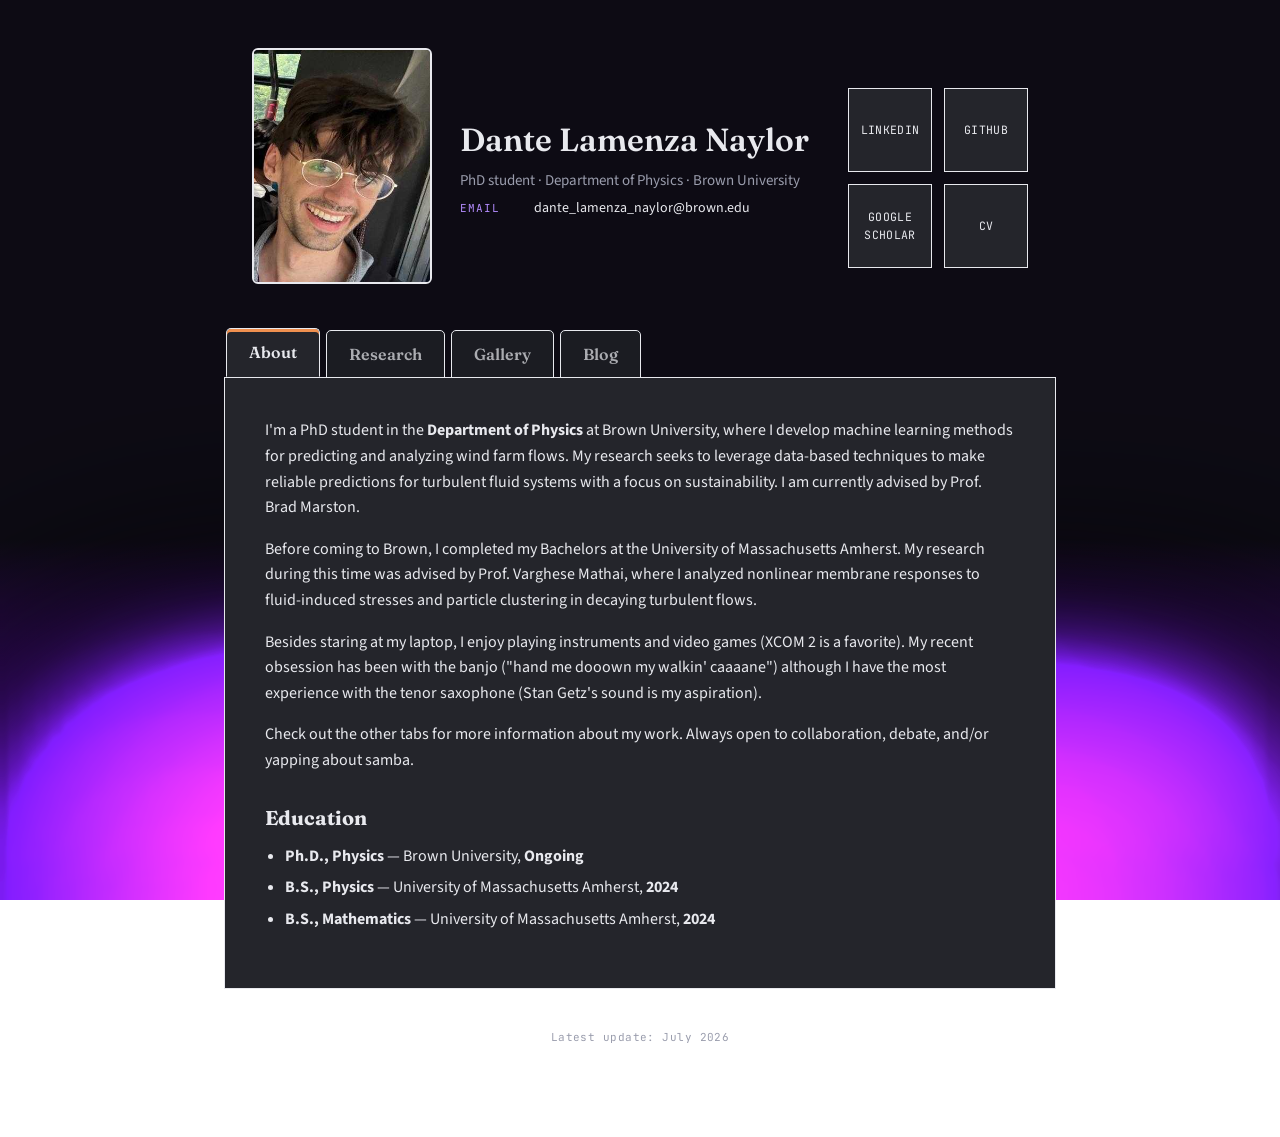
<file: index.html>
<!DOCTYPE html>
<html lang="en">
<head>
<meta charset="UTF-8">
<meta name="viewport" content="width=device-width, initial-scale=1.0">
<title>Dante Lamenza Naylor — Research &amp; Notes</title>
<meta name="description" content="Personal academic site: about, research, gallery, and blog.">

<link rel="icon" type="image/svg+xml" href="images/TabPic.svg">

<link rel="preconnect" href="https://fonts.googleapis.com">
<link rel="preconnect" href="https://fonts.gstatic.com" crossorigin>
<link href="https://fonts.googleapis.com/css2?family=Fraunces:opsz,wght@9..144,400;9..144,500;9..144,600;9..144,700&family=Source+Sans+3:wght@400;500;600;700&family=JetBrains+Mono:wght@400;500;600&display=swap" rel="stylesheet">

<link rel="stylesheet" href="styles.css">
</head>
<body>

<canvas id="fluid-canvas" aria-hidden="true"></canvas>

<noscript>This site uses JavaScript to power its tabs, project details, gallery, and blog. Please enable JavaScript to see the full content.</noscript>

<div class="page">

  <div id="header-mount"></div>

  <nav class="tabs" role="tablist" aria-label="Site sections">
    <button class="tab-btn" role="tab" id="tab-about" aria-controls="panel-about" aria-selected="true" data-tab="about">About</button>
    <button class="tab-btn" role="tab" id="tab-research" aria-controls="panel-research" aria-selected="false" tabindex="-1" data-tab="research">Research</button>
    <button class="tab-btn" role="tab" id="tab-gallery" aria-controls="panel-gallery" aria-selected="false" tabindex="-1" data-tab="gallery">Gallery</button>
    <button class="tab-btn" role="tab" id="tab-blog" aria-controls="panel-blog" aria-selected="false" tabindex="-1" data-tab="blog">Blog</button>
  </nav>

  <main class="panel-wrap">
    <section class="panel" id="panel-about" role="tabpanel" aria-labelledby="tab-about"></section>
    <section class="panel" id="panel-research" role="tabpanel" aria-labelledby="tab-research" hidden></section>
    <section class="panel" id="panel-gallery" role="tabpanel" aria-labelledby="tab-gallery" hidden></section>
    <section class="panel" id="panel-blog" role="tabpanel" aria-labelledby="tab-blog" hidden></section>
  </main>

  <footer class="site-footer">Latest update: July 2026</footer>
</div>

<div class="lightbox" id="lightbox" hidden>
  <div class="lightbox-content" role="dialog" aria-modal="true" aria-label="Media preview">
    <button class="lightbox-close" id="lightbox-close" aria-label="Close">&times;</button>
    <div id="lightbox-media"></div>
    <p class="lightbox-caption" id="lightbox-caption"></p>
  </div>
</div>

<script src="js/fluid-sim.js"></script>
<script src="js/main.js"></script>
</body>
</html>
</file>
<file: styles.css>
/* ---------- Tokens ---------- */
:root{
  --ink:#e8e9ee;
  --ink-70:rgba(232,233,238,.7);
  --paper:#1b1c22;
  --panel:#24252b;
  --line:rgba(232,233,238,.12);
  --line-strong:rgba(232,233,238,.28);
  --teal:#7806ea;
  --teal-deep:#b48cff;
  --clay:#f0904f;
  --muted:#9a9dad;
  --shadow:0 10px 28px rgba(0,0,0,.45);
  --font-display:'Fraunces', serif;
  --font-body:'Source Sans 3', system-ui, -apple-system, sans-serif;
  --font-mono:'JetBrains Mono', ui-monospace, monospace;
}

/* ---------- Reset ---------- */
*{ box-sizing:border-box; }
html{ scroll-behavior:smooth; }
body{
  margin:0;
  background:linear-gradient(180deg, #0d0b14 0%, #0d0b14 60%, #7806ea 100%) fixed;
  color:var(--ink);
  font-family:var(--font-body);
  line-height:1.6;
  -webkit-font-smoothing:antialiased;
}
button{ font:inherit; }
a{ color:inherit; }
img{ max-width:100%; }
:focus-visible{ outline:2px solid var(--clay); outline-offset:2px; }

.page{ max-width:880px; margin:0 auto; padding:48px 24px 90px; position:relative; z-index:1; }

/* ---------- Fluid smoke background ---------- */
#fluid-canvas{ position:fixed; inset:0; width:100%; height:100%; z-index:0; pointer-events:none; display:block; }

/* ---------- Entrance animation ---------- */
@keyframes fadeInUp{
  from{ opacity:0; transform:translateY(14px); }
  to{ opacity:1; transform:translateY(0); }
}
.profile-header{ animation:fadeInUp 0.4s ease-out both; }
.tabs, .panel-wrap{ animation:fadeInUp 0.4s ease-out 0.2s both; }

/* ---------- Header ---------- */
.profile-header{
  display:flex;
  gap:28px;
  align-items:center;
  padding:0px 28px 36px 28px;
  margin-bottom:8px;
  /* background-image:
    linear-gradient(var(--line) 1px, transparent 1px),
    linear-gradient(90deg, var(--line) 1px, transparent 1px); */
  background-size:26px 26px;
  background-position:center top;
}
.avatar{
  width:180px; align-self:stretch; flex-shrink:0;
  border-radius:6px;
  border:2px solid var(--ink);
  background:linear-gradient(135deg, var(--teal), var(--teal-deep));
  color:#fff;
  display:flex; align-items:center; justify-content:center;
  font-family:var(--font-display);
  font-size:40px; font-weight:600;
  overflow:hidden;
}
.avatar img{ width:100%; height:100%; object-fit:cover; }
.identity{ flex:1; min-width:300px; }
.name{ font-family:var(--font-display); font-size:32px; font-weight:600; margin:2px 0 4px; }
.role{ color:var(--muted); font-size:15px; margin:0 0 20px; }
.contact-list{ display:flex; flex-direction:column; gap:7px; margin-top:-16px; }
.contact-row{ display:flex; gap:12px; align-items:baseline; font-size:14px; }
.contact-label{
  font-family:var(--font-mono); font-size:11px; letter-spacing:.08em;
  text-transform:uppercase; color:var(--teal-deep); width:62px; flex-shrink:0;
}
.contact-value a{ text-decoration:none; border-bottom:1px solid transparent; }
.contact-value a:hover{ border-bottom-color:var(--teal-deep); color:var(--teal-deep); }

.link-tiles{ display:grid; grid-template-columns:repeat(2, 84px); gap:12px; flex-shrink:0; margin-top:24px; }
.link-tile{
  width:84px; height:84px;
  border:1.5px solid var(--ink);
  background:var(--panel);
  display:flex; align-items:center; justify-content:center;
  text-align:center; padding:6px;
  font-family:var(--font-mono); font-size:11.5px; letter-spacing:.03em;
  text-transform:uppercase; text-decoration:none; color:var(--ink);
  transition:transform .15s ease, background-color .15s ease, color .15s ease, box-shadow .15s ease;
}
.link-tile:hover{ background:var(--teal); border-color:var(--teal); color:#fff; transform:translateY(-2px); box-shadow:var(--shadow); }

@media (max-width:792px){
  .profile-header{ flex-direction:column; align-items:center; text-align:center; }
  .avatar{ align-self:center; width:128px; height:128px; }
  .identity{ display:flex; flex-direction:column; align-items:center; }
  .contact-row{ justify-content:center; }
  .link-tiles{ align-self:center; }
}

/* ---------- Tabs ---------- */
.tabs{ display:flex; gap:6px; margin:0; padding:0 0 0 2px; list-style:none; overflow-x:auto; overflow-y:hidden; }
.tab-btn{
  font-family:var(--font-display); font-size:16px; font-weight:600;
  padding:11px 22px; border:1.0px solid var(--ink); border-radius:5px 5px 0 0;
  background:var(--paper); color:var(--ink-70); cursor:pointer; white-space:nowrap;
  position:relative; transform:translateY(2px);
  transition:transform .15s ease, background-color .15s ease, color .15s ease, border-color .15s ease;
}
.tab-btn:hover{ color:var(--ink); background:#2e2f37; }
.tab-btn[aria-selected="true"]{
  background:var(--panel); color:var(--ink); border-bottom-color:var(--panel);
  transform:translateY(0); z-index:3; box-shadow:inset 0 3px 0 var(--clay);
}

/* ---------- Panel ---------- */
.panel-wrap{ border:1.5px solid var(--ink); background:var(--panel); padding:40px; position:relative; z-index:1; }
.panel[hidden]{ display:none; }
.panel h2{ font-family:var(--font-display); font-size:26px; margin:0 0 16px; }
.panel h3{ font-family:var(--font-display); font-size:20px; margin:28px 0 10px; }
.panel h4{ font-family:var(--font-display); font-size:17px; margin:20px 0 8px; }
.panel p{ margin:0 0 16px; }
.panel ul{ margin:0 0 16px 20px; padding:0; }
.panel li{ margin-bottom:6px; }
.panel img{ border:1.5px solid var(--ink); margin:10px 0 18px; display:block; }
.panel a{ color:var(--teal-deep); text-decoration-color:rgba(91,63,160,.4); }
.panel a:hover{ text-decoration-color:var(--teal-deep); }
.panel code{ font-family:var(--font-mono); background:rgba(232,233,238,.10); padding:2px 5px; border-radius:3px; font-size:.9em; }
.panel-intro{ color:var(--muted); font-size:15px; margin-bottom:26px; padding-bottom:20px; border-bottom:1px dashed var(--line-strong); }

/* ---------- Research accordion ---------- */
.project{ border:1.5px solid var(--ink); margin-bottom:14px; background:#2a2b32; }
.project-toggle{
  width:100%; display:flex; justify-content:space-between; align-items:flex-start; gap:16px;
  padding:16px 20px; background:none; border:none; cursor:pointer; text-align:left; color:var(--ink);
}
.project-title{ font-family:var(--font-display); color:var(--ink); font-size:17px; font-weight:600; }
.project-meta{ display:block; margin-top:5px; font-family:var(--font-mono); font-size:11px; letter-spacing:.05em; text-transform:uppercase; color:var(--teal-deep); font-weight:500; }
.project-indicator{ font-family:var(--font-mono); font-size:22px; line-height:1; color:var(--clay); flex-shrink:0; width:18px; text-align:center; }
.project-body{ padding:2px 20px 20px; border-top:1px dashed var(--line-strong); }
.project-body[hidden]{ display:none; }

/* ---------- Gallery ---------- */
.gallery-grid{ display:grid; grid-template-columns:repeat(auto-fill, minmax(150px,1fr)); gap:14px; }
.gallery-item{
  border:1.5px solid var(--ink); cursor:pointer; padding:0; background:none;
  aspect-ratio:1/1; overflow:hidden; position:relative; display:block; width:100%;
}
.gallery-item img{ width:100%; height:100%; object-fit:cover; display:block; transition:transform .2s ease; }
.gallery-item:hover img{ transform:scale(1.05); }
.gallery-caption{
  position:absolute; left:0; right:0; bottom:0; padding:9px 10px;
  background:linear-gradient(to top, rgba(36,37,44,.88), transparent);
  color:#fff; font-family:var(--font-mono); font-size:11px; text-align:left;
}
.gallery-badge{
  position:absolute; top:8px; right:8px; background:var(--clay); color:#fff;
  font-family:var(--font-mono); font-size:9.5px; padding:2px 6px;
  text-transform:uppercase; letter-spacing:.05em;
}

/* ---------- Lightbox ---------- */
.lightbox{ position:fixed; inset:0; background:rgba(36,37,44,.92); display:flex; align-items:center; justify-content:center; padding:32px; z-index:50; }
.lightbox[hidden]{ display:none; }
.lightbox-content{ max-width:820px; width:100%; max-height:86vh; background:var(--panel); border:1.5px solid var(--ink); padding:22px; position:relative; overflow-y:auto; }
.lightbox-content img, .lightbox-content video{ width:100%; max-height:62vh; object-fit:contain; display:block; border:1px solid var(--line-strong); background:#000; }
.lightbox-caption{ margin-top:14px; font-family:var(--font-mono); font-size:13px; color:var(--muted); }
.lightbox-note{ margin-top:8px; font-size:12.5px; color:var(--muted); font-style:italic; }
.lightbox-close{
  position:absolute; top:-16px; right:-16px; width:36px; height:36px; border-radius:50%;
  background:var(--panel); color:var(--ink); border:1.5px solid var(--ink); font-size:18px; cursor:pointer;
  display:flex; align-items:center; justify-content:center;
}
.lightbox-close:hover{ background:var(--clay); color:#1b1c22; border-color:var(--clay); }

/* ---------- Blog ---------- */
.post-list{ display:flex; flex-direction:column; gap:22px; }
.post-summary{ border-bottom:1px dashed var(--line-strong); padding-bottom:20px; }
.post-date{ font-family:var(--font-mono); font-size:11px; letter-spacing:.06em; text-transform:uppercase; color:var(--teal-deep); }
.post-title-btn{
  display:block; background:none; border:none; padding:6px 0 8px; text-align:left; cursor:pointer;
  font-family:var(--font-display); font-size:21px; font-weight:600; color:var(--ink);
}
.post-title-btn:hover{ color:var(--teal-deep); text-decoration:underline; }
.post-excerpt{ color:var(--muted); margin:0; }
.back-link{
  font-family:var(--font-mono); font-size:12px; text-transform:uppercase; letter-spacing:.05em;
  color:var(--teal-deep); background:none; border:none; cursor:pointer; padding:0;
  margin-bottom:22px; display:inline-flex; gap:6px; align-items:center;
}
.back-link:hover{ text-decoration:underline; }
.post-full .post-date{ display:block; margin-bottom:6px; }

/* ---------- Footer ---------- */
.site-footer{ margin-top:40px; text-align:center; font-family:var(--font-mono); font-size:11px; color:var(--muted); letter-spacing:.04em; }

@media (prefers-reduced-motion: reduce){
  *{ transition:none !important; animation:none !important; scroll-behavior:auto !important; }
}
</file>
